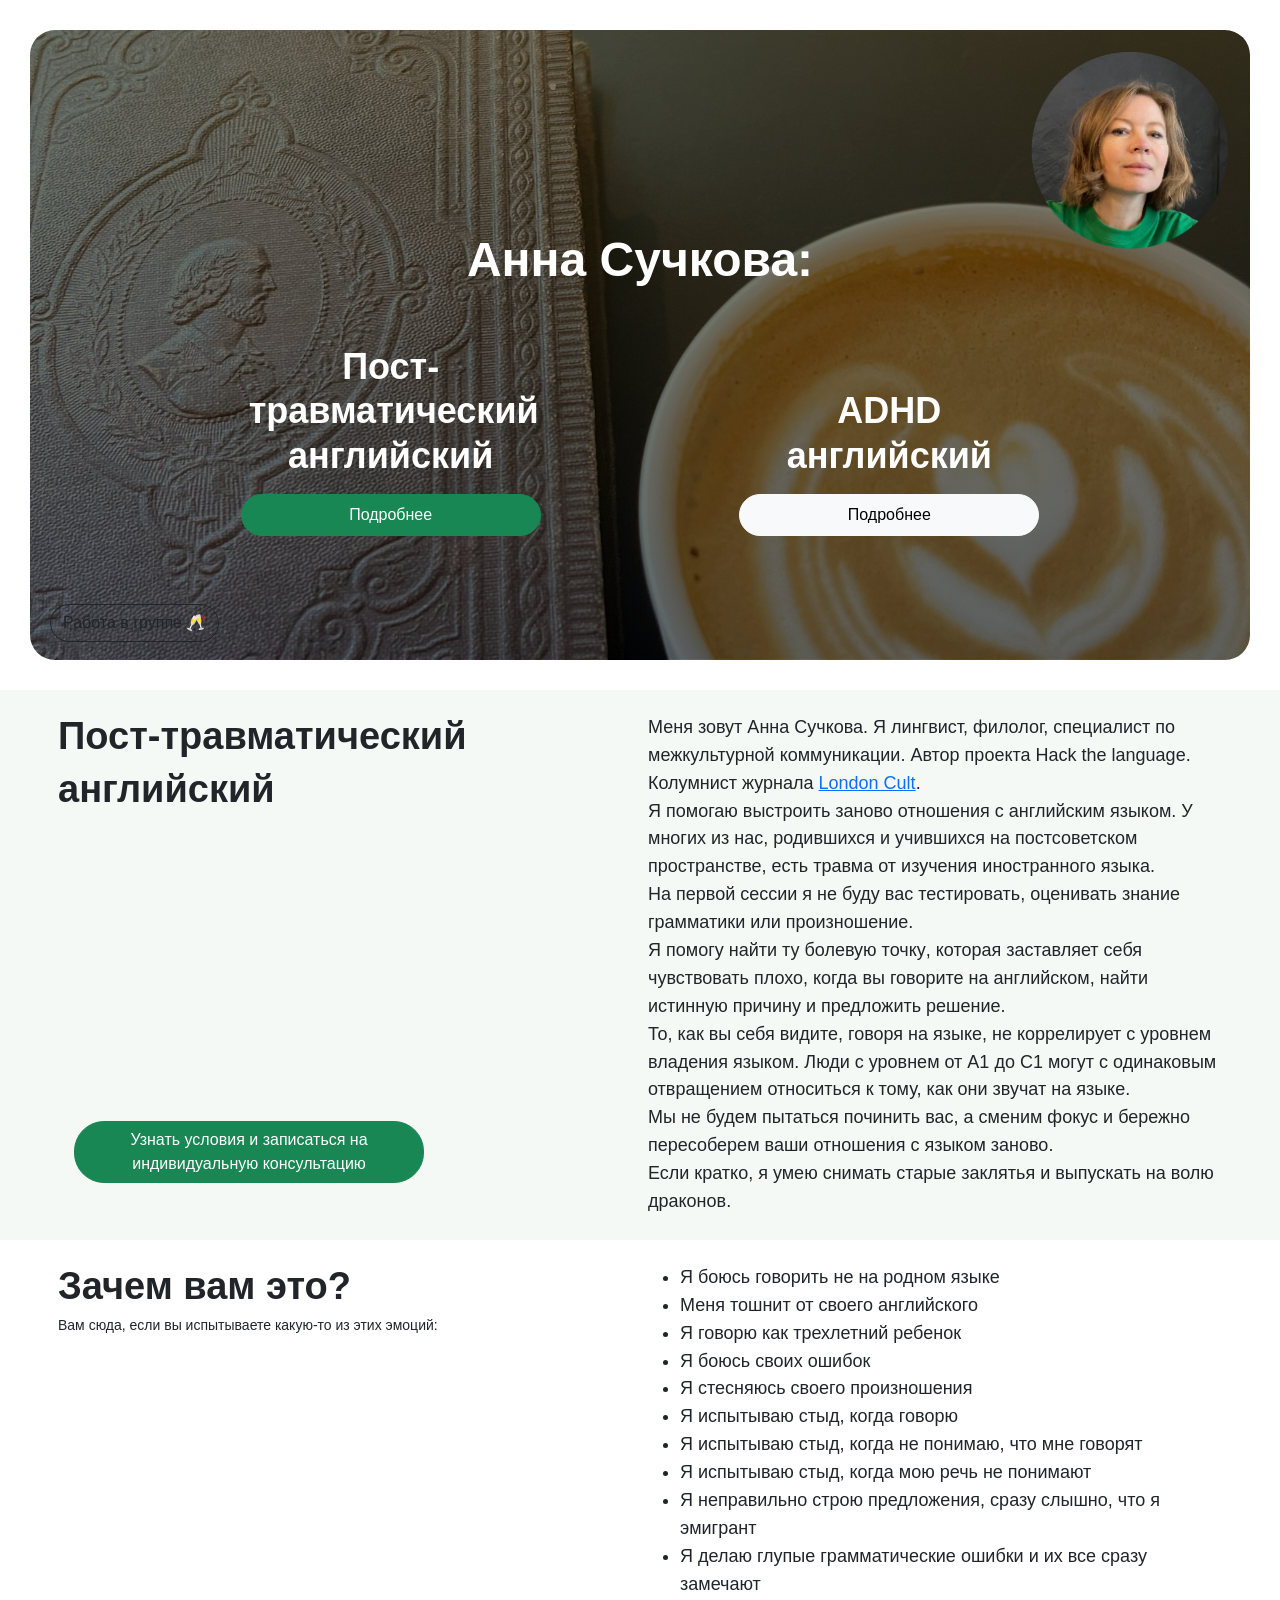
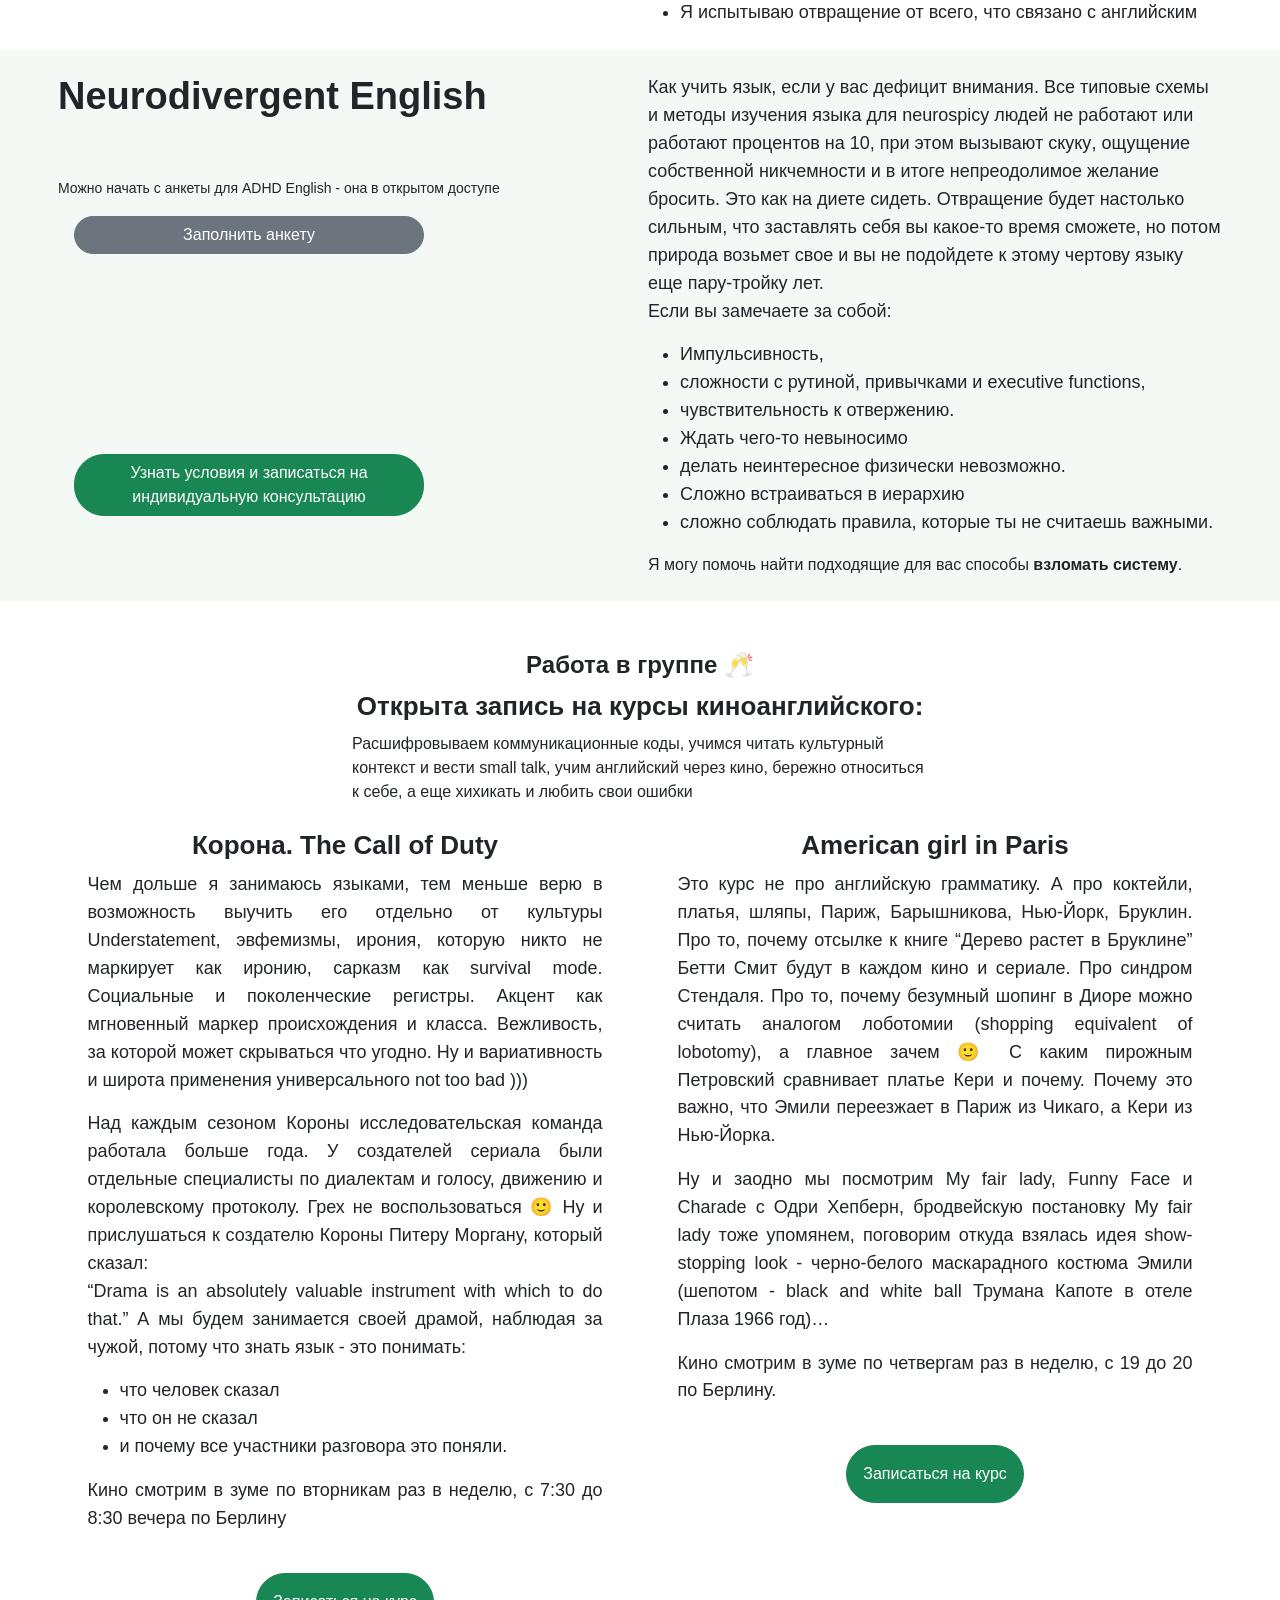
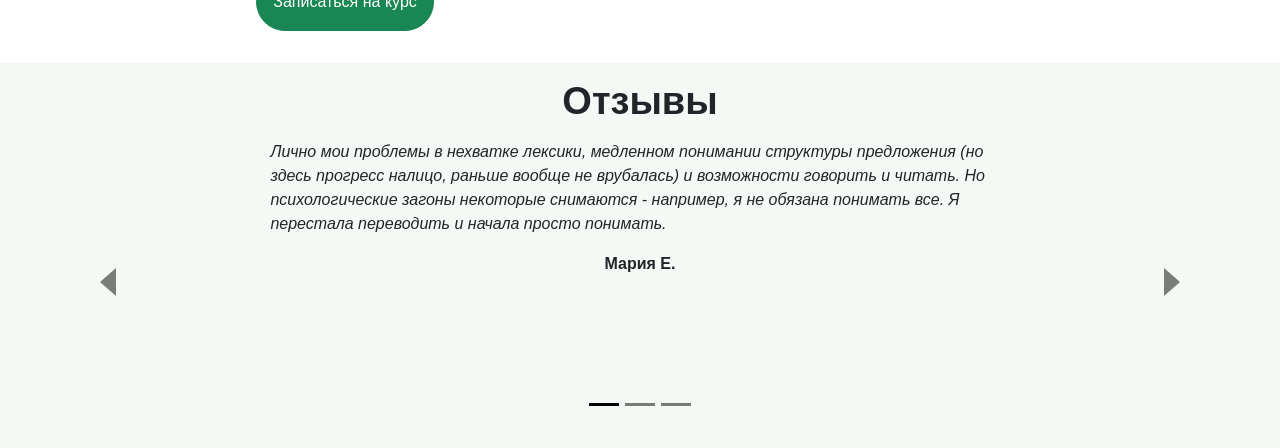
<file: index.html>
<!DOCTYPE html>
<html>

<head>
    <meta http-equiv="Content-Type" content="text/html; charset=UTF-8">
    <meta name="viewport" content="width=device-width, initial-scale=1.0"> <!--metatextblock-->
    <title>Hack the language</title>
    <meta property="og:url" content="http://hackthelanguage.com">
    <meta property="og:title" content="Hack the language">
    <meta property="og:description" content="Understanding intercultural codes">
    <meta property="og:type" content="website">
    <meta property="og:image" content="https://hackthelanguage.com/assets/-/resize/504x/CoffeBackground.png">
    <link rel="canonical" href="http://hackthelanguage.com/"> <!--/metatextblock-->
    <link rel="icon" href="./assets/favicon.png" type="image/png">

    <link href="https://cdn.jsdelivr.net/npm/bootstrap@5.3.8/dist/css/bootstrap.min.css" rel="stylesheet"
        integrity="sha384-sRIl4kxILFvY47J16cr9ZwB07vP4J8+LH7qKQnuqkuIAvNWLzeN8tE5YBujZqJLB" crossorigin="anonymous">

    <link href="./assets/css2" rel="stylesheet">
    <link href="./assets/style.css" rel="stylesheet">
</head>

<body>
    <section class="header-section">
        <div class="photo-wrapper">
            <img src="assets/BadgerCircle.png" alt="Anna Suchkova"
                style="width: 200px; height: 200px; object-fit: cover;" />
        </div>
        <!-- <div class="aperol-button p-2">
            <a class="btn btn-outline-warning p-2 m-2 rounded-button" href="#" style="object-fit: cover;">
                Английский с аперолем 🥂
            </a>
        </div> -->
        <div class="container-fluid text-center" style="margin-bottom: 10px;">
            <div class="d-flex justify-content-center flex-wrap align-items-center">
                <div class="title">
                    Анна Сучкова:
                </div>
            </div>
            <div class="d-flex justify-content-evenly flex-wrap align-items-end pt-5">
                <div class="d-flex flex-column">
                    <div class="sub-title p-2">Пост-травматический английский</div>
                    <a class="btn btn-success p-2 mt-2 rounded-button" href="#post-trauma" role="button">Подробнее</a>
                </div>
                <div class="d-flex flex-column">
                    <div class="sub-title p-2">ADHD английский</div>
                    <a class="btn btn-light p-2 mt-2 rounded-button" href="#adhd-english" role="button">Подробнее</a>
                </div>
            </div>
            <div class="d-flex justify-content-start" style="margin-top: 60px;">
                <a class="btn btn-outline-dark m-2 rounded-button" href="#cources">
                    Работа в группе 🥂
                </a>
            </div>
        </div>
    </section>

    <section id="post-trauma" class="pt-3 colored-section">
        <div class="d-flex justify-content-between flex-wrap flex-row text-container">
            <div class="flex-grow-1 p-2">
                <h1>
                    Пост-травматический
                </h1>
                <h1>
                    английский
                </h1>
                <a class="btn btn-success ps-4 pe-4 ms-3 rounded-button" href="prices" role="button"
                    style="width: 350px; margin-top: 300px;">Узнать
                    условия и записаться на<br>индивидуальную консультацию</a>
            </div>
            <div class="flex-grow-1 p-2 post-trauma-text">
                <p class="text-paragraph">
                    Меня зовут Анна Сучкова. Я лингвист, филолог, специалист по межкультурной коммуникации. Автор
                    проекта Hack the language. Колумнист
                    журнала <a class="text-link" href="https://londoncult.co.uk/author/anna-s/" target="_blank">London
                        Cult</a>.
                    <br> Я помогаю выстроить заново отношения с английским языком. У многих из нас,
                    родившихся и учившихся на
                    <strong>постсоветском</strong> пространстве, есть <strong>травма</strong> от изучения иностранного
                    языка.
                    <br>
                    На первой сессии я не буду вас тестировать, оценивать знание грамматики или
                    произношение. <br />
                    Я помогу <strong>найти</strong> ту <strong>болевую точку</strong>, которая
                    заставляет себя чувствовать плохо,
                    когда вы говорите на
                    английском, найти <strong>истинную причину</strong> и <strong>предложить решение</strong>.
                    <br>
                    То, как вы себя видите, говоря на языке, не коррелирует с уровнем владения
                    языком. Люди с уровнем от А1
                    до С1 могут с одинаковым <strong>отвращением</strong> относиться к тому, как они звучат на языке.
                    <br>
                    Мы не будем пытаться починить вас, а <strong>сменим фокус</strong> и <strong>бережно
                        пересоберем</strong> ваши
                    отношения с языком заново.
                    <br>
                    Если кратко, я умею <strong>снимать старые заклятья</strong> и
                    <strong>выпускать на волю драконов</strong>.
                </p>

            </div>
        </div>
    </section>
    <section id="dragon-bullets" class="pt-3">
        <div class="d-flex justify-content-between flex-wrap flex-row text-container">
            <div class="flex-grow-1 p-2">
                <h1>Зачем вам это?</h1>

                <h2>
                    Вам сюда, если вы испытываете какую-то из этих эмоций:
                </h2>
            </div>
            <div class="flex-grow-1 p-2 post-trauma-text">
                <ul class="text-paragraph">
                    <li>Я боюсь говорить не на родном языке</li>
                    <li>Меня тошнит от своего английского</li>
                    <li>Я говорю как трехлетний ребенок</li>
                    <li>Я боюсь своих ошибок</li>
                    <li>Я стесняюсь своего произношения</li>
                    <li>Я испытываю стыд, когда говорю</li>
                    <li>Я испытываю стыд, когда не понимаю, что мне говорят</li>
                    <li>Я испытываю стыд, когда мою речь не понимают</li>
                    <li>Я неправильно строю предложения, сразу слышно, что я эмигрант</li>
                    <li>Я делаю глупые грамматические ошибки и их все сразу замечают</li>
                    <li>Я испытываю отвращение от всего, что связано с английским</li>
                </ul>
            </div>

        </div>
    </section>
    <section id="adhd-english" class="pt-3 colored-section">
        <div class="d-flex justify-content-between flex-wrap flex-row text-container">
            <div class="flex-grow-1 p-2 d-flex flex-column">
                <h1>
                    Neurodivergent English
                </h1>
                <p class="small-paragraph" style="margin-top: 50px;">Можно начать с анкеты для ADHD English - она в открытом доступе</p>
                <a class="btn btn-secondary ps-4 pe-4 ms-3 rounded-button" href="https://docs.google.com/forms/d/e/1FAIpQLScs-5yXSgN05zvGnN-Geh8hyfb5PAFsTcRCasEs_-syapJ58Q/viewform" role="button"
                    style="width: 350px;"
                    target="_blank">Заполнить анкету</a>
                <a class="btn btn-success ps-4 pe-4 ms-3 rounded-button" href="prices" role="button"
                    style="width: 350px; margin-top: 200px;">Узнать
                    условия и записаться на<br>индивидуальную консультацию</a>
            </div>
            <div class="flex-grow-1 p-2 post-trauma-text">
                <p class="text-paragraph">
                    Как учить язык, если у вас <strong>дефицит внимания</strong>.
                    Все <strong>типовые схемы</strong> и методы изучения языка для <strong>neurospicy</strong> людей не
                    работают или работают процентов на
                    10, при этом вызывают <strong>скуку</strong>, <strong>ощущение</strong> собственной
                    <strong>никчемности</strong> и в итоге непреодолимое <strong>желание
                        бросить</strong>. Это как на диете сидеть. Отвращение будет настолько сильным, что заставлять
                    себя вы
                    какое-то время сможете, но потом природа возьмет свое и вы не подойдете к этому чертову языку еще
                    пару-тройку лет.
                    <br>
                    Если вы замечаете за собой:

                <ul class="text-paragraph">
                    <li>Импульсивность,</li>
                    <li>сложности с рутиной, привычками и executive functions,</li>
                    <li>чувствительность к отвержению.</li>
                    <li>Ждать чего-то невыносимо</li>
                    <li>делать неинтересное физически невозможно.</li>
                    <li>Сложно встраиваться в иерархию</li>
                    <li>сложно соблюдать правила, которые ты не считаешь важными.</li>
                </ul>

                Я могу помочь найти подходящие для вас способы <strong>взломать систему</strong>.
                </p>
            </div>
        </div>
    </section>

    <section id="cources" class="pt-4 mt-4">
        <h4 class="text-center" style="font-size: 24px;">Работа в группе 🥂</h4>
        <h4 class="text-center">Открыта запись на курсы киноанглийского:</h4>
        <div class="d-flex justify-content-center">
            <p style="width: 45%;">
                Расшифровываем коммуникационные коды, учимся читать культурный контекст и вести small talk, учим
                английский
                через кино, бережно относиться к себе, а еще хихикать и любить свои ошибки
            </p>
        </div>
        <div class="d-flex flex-wrap flex-row text-container justify-content-around">
            <div class="flex-grow-1 p-2 mr-1 text-column">
                <h4 class="text-center">
                    Корона. The Call of Duty
                </h4>
                <p class="text-paragraph text-justify">
                    Чем дольше я занимаюсь языками, тем меньше верю в возможность выучить его отдельно от культуры
Understatement, эвфемизмы, ирония, которую никто не маркирует как иронию, сарказм как survival mode. Социальные и поколенческие регистры. Акцент как мгновенный маркер происхождения и класса. Вежливость, за которой может скрываться что угодно. Ну и вариативность и широта применения универсального not too bad ))) 
                </p>
                <p class="text-paragraph text-justify">
                    Над каждым сезоном Короны исследовательская команда работала больше года. У создателей сериала были отдельные специалисты по диалектам и голосу, движению и королевскому протоколу. Грех не воспользоваться 🙂 
Ну и прислушаться к создателю Короны  Питеру Моргану, который сказал: <br>
“Drama is an absolutely valuable instrument with which to do that.” 
А мы будем занимается своей драмой, наблюдая за чужой, потому что знать язык - это понимать: 
                </p>
                <ul class="text-paragraph">
                    <li>что человек сказал </li>
                    <li>что он не сказал </li>
                    <li>и почему все участники разговора это поняли.</li>
                </ul>
                <p class="text-paragraph text-justify">
                    Кино смотрим в зуме по вторникам раз в неделю, с 7:30 до 8:30 вечера по Берлину
                </p>
                <div class="d-flex justify-content-center">
                    <a class="btn btn-success p-3 m-4 rounded-button" href="prices"
                        target="_blank" role="button">Записаться на курс</a>
                </div>
            </div>
            <div class="flex-grow-1 p-2 ml-1 text-column">
                <h4 class="text-center">American girl in Paris</h4>
                <p class="text-paragraph text-justify">
                    Это курс не про английскую грамматику. А про коктейли, платья, шляпы, Париж, Барышникова, Нью-Йорк,
                    Бруклин. Про то, почему отсылке к книге “Дерево растет в Бруклине” Бетти Смит будут в каждом кино и
                    сериале. Про синдром Стендаля. Про то, почему безумный шопинг в Диоре можно считать аналогом
                    лоботомии (shopping equivalent of lobotomy), а главное зачем 🙂 С каким пирожным Петровский
                    сравнивает платье Кери и почему. Почему это важно, что Эмили переезжает в Париж из Чикаго, а Кери из
                    Нью-Йорка.
                </p>
                <p class="text-paragraph text-justify">
                    Ну и заодно мы посмотрим My fair lady, Funny Face и Charade с Одри Хепберн, бродвейскую постановку
                    My fair lady тоже упомянем, поговорим откуда взялась идея show-stopping look - черно-белого
                    маскарадного костюма Эмили (шепотом - black and white ball Трумана Капоте в отеле Плаза 1966 год)…
                </p>
                <p class="text-paragraph text-justify">
                    Кино смотрим в зуме по четвергам раз в неделю, с 19 до 20 по Берлину.
                </p>
                <div class="d-flex justify-content-center">
                    <a class="btn btn-success p-3 m-4 rounded-button" href="prices"
                        target="_blank" role="button">Записаться на курс</a>
                </div>
            </div>
        </div>
    </section>

    <section class="colored-section">
        <div class="d-flex justify-content-center flex-wrap flex-column p-3">
            <h1 style="text-align: center;">Отзывы</h1>
            <div id="carouselExampleIndicators" class="carousel slide">
                <div class="carousel-indicators">
                    <button type="button" data-bs-target="#carouselExampleIndicators" data-bs-slide-to="0"
                        class="active" aria-current="true" aria-label="Slide 1"></button>
                    <button type="button" data-bs-target="#carouselExampleIndicators" data-bs-slide-to="1"
                        aria-label="Slide 2"></button>
                    <button type="button" data-bs-target="#carouselExampleIndicators" data-bs-slide-to="2"
                        aria-label="Slide 3"></button>
                </div>
                <div class="carousel-inner">
                    <div class="carousel-item active">
                        <div class="d-flex flex-column justify-content-center align-items-center p-2">
                            <p class="feedback-text">Лично мои проблемы в нехватке лексики, медленном понимании
                                структуры предложения (но
                                здесь прогресс налицо, раньше вообще не врубалась) и возможности говорить и читать.
                                Но психологические загоны некоторые снимаются - например, я не обязана понимать все. Я
                                перестала переводить и начала просто понимать.</p>
                            <strong>Мария Е.</strong>
                        </div>
                    </div>
                    <div class="carousel-item">
                        <div class="d-flex flex-column justify-content-center align-items-center p-2">
                            <p class="feedback-text">Для меня это огромное счастье!
                                Можно посреди недели пообщаться с тобой, подумать о фильмах и сериалах, узнать, что
                                стоит смотреть, «потыкать палочкой» в свой английский.</p>
                            <strong>Маша Л.</strong>
                        </div>
                    </div>
                    <div class="carousel-item">
                        <div class="d-flex flex-column justify-content-center align-items-center p-2">
                            <p class="feedback-text">Для меня наша Шарлотта — просто отдушина посреди недели. час, когда
                                можно забыть обо всех
                                проблемах и погрузиться в мир шикарных платьев, девочковой болтовни, совершенно
                                неожиданных фильмов — и все это под девизом «изучая английский». я в жизни говорить
                                очень стесняюсь, а с вами всеми — совсем не страшно ошибиться!
                                а еще, каждый четверг, когда по разным причинам не могу присоединиться, сразу же начинаю
                                ждать</p>
                        </div>
                    </div>
                </div>
                <button class="carousel-control-prev" type="button" data-bs-target="#carouselExampleIndicators"
                    data-bs-slide="prev">
                    <span class="carousel-control-prev-icon" aria-hidden="true"></span>
                    <span class="visually-hidden">Previous</span>
                </button>
                <button class="carousel-control-next" type="button" data-bs-target="#carouselExampleIndicators"
                    data-bs-slide="next">
                    <span class="carousel-control-next-icon" aria-hidden="true"></span>
                    <span class="visually-hidden">Next</span>
                </button>
            </div>
        </div>
    </section>

    <script src="https://cdn.jsdelivr.net/npm/bootstrap@5.3.8/dist/js/bootstrap.bundle.min.js"
        integrity="sha384-FKyoEForCGlyvwx9Hj09JcYn3nv7wiPVlz7YYwJrWVcXK/BmnVDxM+D2scQbITxI"
        crossorigin="anonymous"></script>
</body>

</html>
</file>
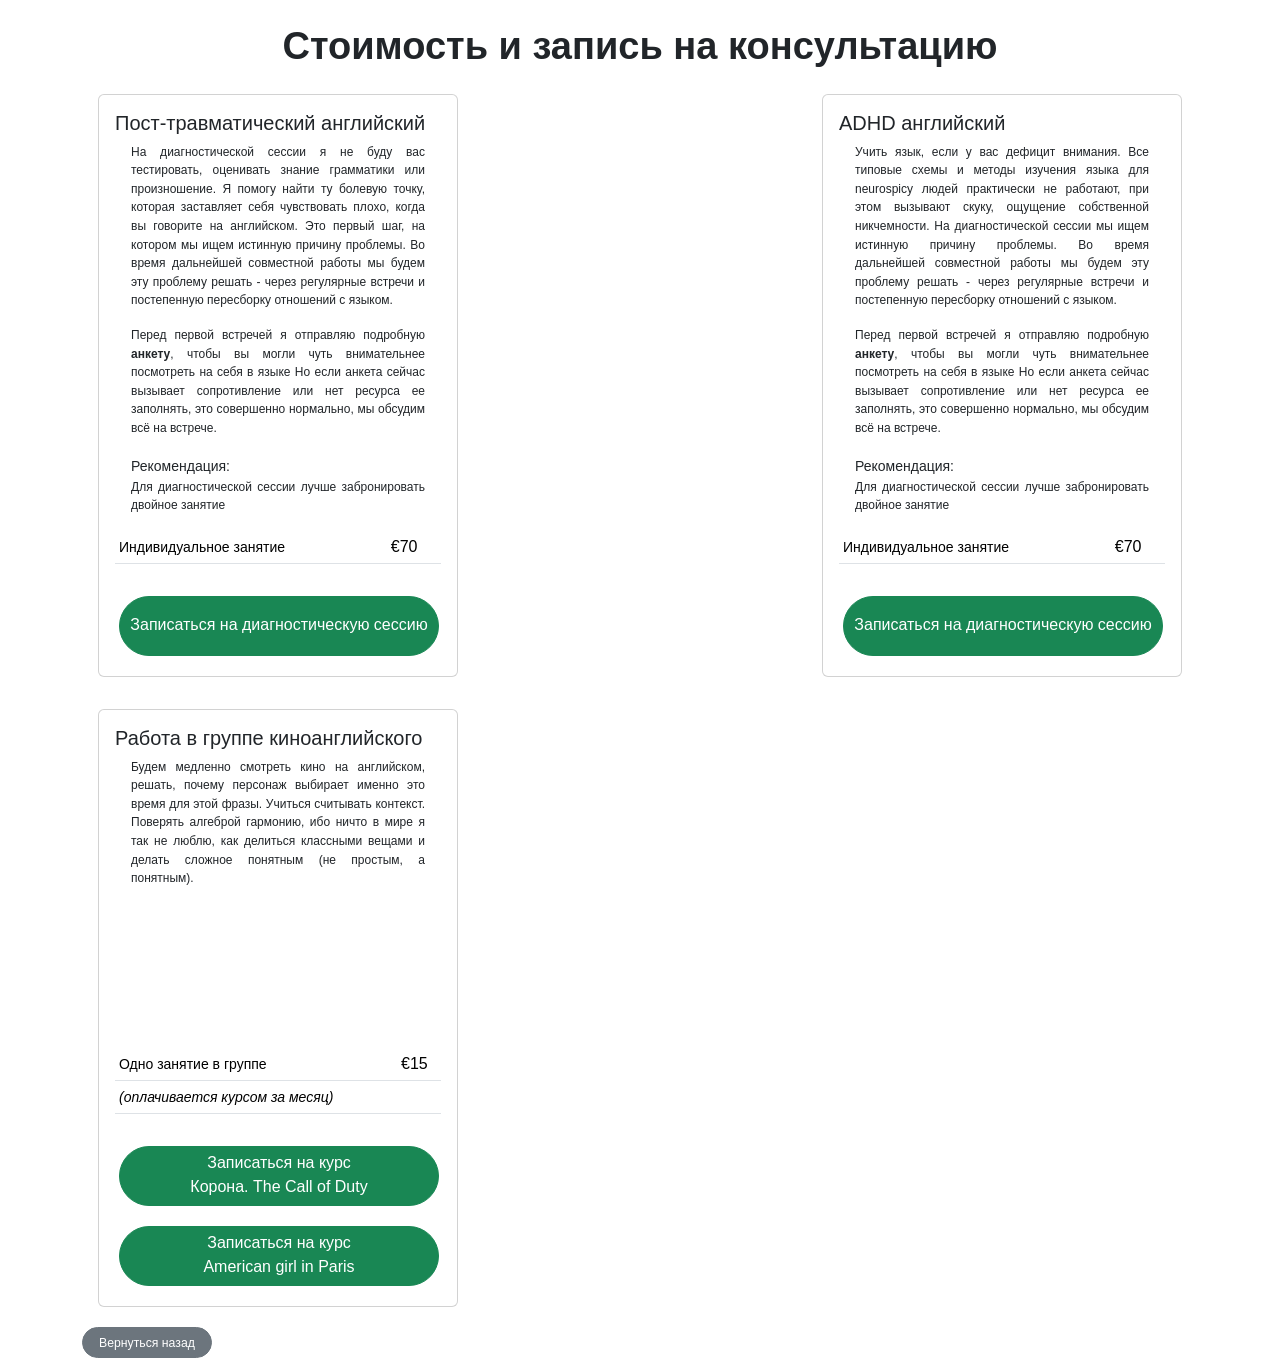
<file: prices/index.html>
<!DOCTYPE html>
<html>

<head>
    <meta http-equiv="Content-Type" content="text/html; charset=UTF-8">
    <meta name="viewport" content="width=device-width, initial-scale=1.0">

    <title>Prices | Hack the language</title>

    <meta property="og:url" content="https://hackthelanguage.com/prices">
    <meta property="og:title" content="Prices | Hack the language">
    <meta property="og:description" content="Understanding intercultural codes">
    <meta property="og:type" content="website">

    <link rel="canonical" href="https://hackthelanguage.com/prices">
    <link rel="icon" href="/assets/favicon.png" type="image/png">

    <link href="https://cdn.jsdelivr.net/npm/bootstrap@5.3.8/dist/css/bootstrap.min.css" rel="stylesheet"
        integrity="sha384-sRIl4kxILFvY47J16cr9ZwB07vP4J8+LH7qKQnuqkuIAvNWLzeN8tE5YBujZqJLB" crossorigin="anonymous">

    <link href="/assets/css2" rel="stylesheet">
    <link href="/assets/style.css" rel="stylesheet">
</head>

<body>
    <h1 class="centered pt-4">Стоимость и запись на консультацию</h1>
    <div class="container d-flex justify-content-between flex-wrap">
        <div class="card m-3 price-card">
            <div class="card-body">
                <h5 class="card-title">Пост-травматический английский</h5>
                <div class="card-text">
                    <p class="card-text-12 text-justify ps-3 pe-3">
                        На диагностической сессии я не буду вас тестировать, оценивать знание грамматики или
                        произношение. Я помогу найти ту болевую точку, которая заставляет себя чувствовать плохо, когда
                        вы говорите на английском. Это первый шаг, на котором мы ищем истинную причину проблемы. Во
                        время дальнейшей совместной работы мы будем эту проблему решать - через регулярные встречи и
                        постепенную пересборку отношений с языком.
                    </p>

                    <div>
                        <p class="card-text-12 text-justify ps-3 pe-3">
                            Перед первой встречей я отправляю подробную <strong>анкету</strong>, чтобы вы могли чуть внимательнее
                            посмотреть
                            на себя в языке
                            Но если анкета сейчас вызывает сопротивление или нет ресурса ее заполнять, это совершенно
                            нормально, мы обсудим всё на встрече.
                        </p>
                        <small class="ps-3 pe-3">Рекомендация:</small>
                        <p class="card-text-12 text-justify ps-3 pe-3">
                            Для диагностической сессии лучше забронировать двойное занятие
                        </p>
                    </div>

                    <table class="table table-sm">
                        <tbody>
                            <!-- <tr>
                                <td><small>Диагностическая сессия</small></td>
                                <td>€140</td>
                            </tr> -->
                            <tr>
                                <td><small>Индивидуальное занятие</small>
                                    <!-- <sup>*</sup> -->
                                </td>
                                <td>€70</td>
                            </tr>
                            <!-- <tr>
                                <td colspan="2">
                                    <sup>*</sup><small><i>(доступно после стратегической сессии)</i></small>
                                </td>
                            </tr> -->
                        </tbody>
                    </table>

                </div>
                <a class="btn btn-success pt-3 mt-3 p-1 m-1 rounded-button price-button"
                    href="https://docs.google.com/forms/d/e/1FAIpQLSf6jZhqA8l1ir4d8iDivVJ8CKJF7rxV9VZWZ_ofw2ZZDJQyTQ/viewform"
                    target="_blank" role="button">Записаться на диагностическую сессию</a>
            </div>
        </div>
        <div class="card m-3 price-card">
            <div class="card-body">
                <h5 class="card-title">ADHD английский</h5>
                <div class="card-text">
                    <p class="card-text-12 text-justify ps-3 pe-3">
                        Учить язык, если у вас дефицит внимания. Все типовые схемы и методы изучения языка для
                        neurospicy людей практически не работают,
                        при этом вызывают скуку, ощущение собственной никчемности. На диагностической сессии мы ищем
                        истинную причину проблемы. Во время дальнейшей
                        совместной работы мы будем эту проблему решать - через регулярные встречи и постепенную
                        пересборку отношений с языком.
                    </p>

                    <div>
                        <p class="card-text-12 text-justify ps-3 pe-3">
                            Перед первой встречей я отправляю подробную <strong>анкету</strong>, чтобы вы могли чуть внимательнее
                            посмотреть
                            на себя в языке
                            Но если анкета сейчас вызывает сопротивление или нет ресурса ее заполнять, это совершенно
                            нормально, мы обсудим всё на встрече.
                        </p>
                        <small class="ps-3 pe-3">Рекомендация:</small>
                        <p class="card-text-12 text-justify ps-3 pe-3">
                            Для диагностической сессии лучше забронировать двойное занятие
                        </p>
                    </div>


                    <table class="table table-sm">
                        <tbody>
                            <!-- <tr>
                                <td><small>Диагностическая сессия</small></td>
                                <td>€140</td>
                            </tr> -->
                            <tr>
                                <td><small>Индивидуальное занятие</small>
                                    <!-- <sup>*</sup> -->
                                </td>
                                <td>€70</td>
                            </tr>
                            <!-- <tr>
                                <td colspan="2">
                                    <sup>*</sup><small><i>(доступно после стратегической сессии)</i></small>
                                </td>
                            </tr> -->
                        </tbody>
                    </table>
                </div>
                <a class="btn btn-success pt-3 mt-3 p-1 m-1 rounded-button price-button"
                    href="https://docs.google.com/forms/d/e/1FAIpQLScyYjzUsMgGsff7LJEzjGgHBhRLUFR_vfJN0C3n2L1rpP7fHQ/viewform"
                    target="_blank" role="button">Записаться на диагностическую сессию</a>
            </div>
        </div>
        <div class="card m-3 price-card">
            <div class="card-body">
                <h5 class="card-title">Работа в группе киноанглийского</h5>
                <div class="card-text">
                    <p class="card-text-12 text-justify ps-3 pe-3">
                        Будем медленно смотреть кино на английском, решать, почему персонаж выбирает именно это время
                        для этой фразы. Учиться считывать контекст. Поверять алгеброй гармонию, ибо ничто в мире я так
                        не люблю, как делиться классными вещами и делать сложное понятным (не простым, а понятным).
                    </p>
                    <table class="table table-sm" style="margin-top: 160px;">
                        <tbody>
                            <tr>
                                <td><small>Одно занятие в группе</small></td>
                                <td>€15</td>
                            </tr>
                            <tr>
                                <td>
                                    <small><i>(оплачивается курсом за месяц)</i></small>
                                </td>
                                <td></td>
                            </tr>
                        </tbody>
                    </table>
                </div>
                <a class="btn btn-success pt-1 m-1 mt-3 rounded-button price-button"
                    href="https://docs.google.com/forms/d/e/1FAIpQLSdRs1voIj-iVgD9BTpOwgw_h6U0ku3PdbtPnqBAVGRWj4dRhQ/viewform?usp=dialog" target="_blank" role="button">Записаться на
                    курс <br/>Корона. The Call of Duty</a>
                <a class="btn btn-success pt-1 m-1 mt-3 rounded-button price-button"
                    href="https://forms.gle/3mvG4pvr21LZjHrV9" target="_blank" role="button">Записаться на
                    курс <br/>American girl in Paris</a>
            </div>
        </div>
    </div>
    <div class="container py-1 d-flex flex-column align-items-start">
        <a class="btn btn-secondary btn-sm rounded-button ps-3 pe-3" href="/"><small>Вернуться назад</small></a>
    </div>


    <script src="https://cdn.jsdelivr.net/npm/bootstrap@5.3.8/dist/js/bootstrap.bundle.min.js"
        integrity="sha384-FKyoEForCGlyvwx9Hj09JcYn3nv7wiPVlz7YYwJrWVcXK/BmnVDxM+D2scQbITxI"
        crossorigin="anonymous"></script>
</body>

</html>
</file>
<file: assets/style.css>
body {
    font-family: 'Roboto', sans-serif;
    font-weight: 16px;
}

h1 {
    font-size: 38px;
    font-weight: 600;
    word-wrap: break-word;
}

h2 {
    font-size: 14px;
    font-weight: 400;
    word-wrap: break-word;
}

h3 {
    font-size: 18px;
    line-height: 1.35;
    font-weight: 600;
}

h4 {
    font-size: 26px;
    line-height: 1.35;
    font-weight: 600;
}

.centered {
    text-align: center;
}

.text-paragraph {
    font-size: 18px;
    line-height: 1.55;
    font-weight: 300;
}

.small-paragraph {
    font-size: 14px;
    line-height: 1.55;
    font-weight: 300;
}

.text-link {
    line-height: 1.55;
    font-weight: 200;
}

.card-text-12 {
    line-height: 1.55;
    font-size: 12px;
}

.text-justify {
    text-align: justify;
}

.rounded-button {
    border-radius: 30px;
}

.header-section {
    background:
        linear-gradient(rgba(51, 36, 0, 0.6), rgba(0, 0, 0, 0.6)),
        url('CoffeBackground.png');
    background-size: cover;
    background-position: center;
    background-repeat: no-repeat;
    margin: 30px;
    border-radius: 25px;
    position: relative;
    overflow: hidden;
}

.photo-wrapper {
    position: absolute;
    top: 20px;
    right: 20px;
}

.title {
    margin-top: 200px;
    color: #fff;
    font-size: 48px;
    line-height: 1.23;
    font-weight: 600;
    z-index: 10;
}

.sub-title {
    color: #fff;
    font-size: 36px;
    line-height: 1.23;
    font-weight: 600;
    max-width: 300px;
}

.colored-section {
    background-color: #f5f9f5;
}

.text-container {
    margin-left: 50px;
    margin-right: 50px;
}

.post-trauma-text {
    max-width: 50%;
}

.red-point::before,
.green-point::before {
    content: "";
    width: 30px;
    height: 30px;
    display: inline-block;
    margin-right: 8px;

    -webkit-mask: url("check.svg") no-repeat center / contain;
    mask: url("check.svg") no-repeat center / contain;

    background-color: currentColor;
}

.red-point {
    color: #FC0D1BFF;
}

.green-point {
    color: #50B366FF;
}

.bullets-coulumn {
    width: 380px;
}

.text-column {
    max-width: 45%;
}

@media (max-width: 950px) {

    .post-trauma-text {
        max-width: 100%;
    }

    .carousel-item {
        min-height: 800px;
    }

    .text-column {
        max-width: 90%;
    }
}

.carousel-control-prev-icon {
    background-image: url("data:image/svg+xml,%3csvg xmlns='http://www.w3.org/2000/svg' fill='%23000' viewBox='0 0 16 16'%3e%3cpath d='M11 1 3 8l8 7'/%3e%3c/svg%3e");
}

.carousel-control-next-icon {
    background-image: url("data:image/svg+xml,%3csvg xmlns='http://www.w3.org/2000/svg' fill='%23000' viewBox='0 0 16 16'%3e%3cpath d='m5 1 8 7-8 7'/%3e%3c/svg%3e");
}

.carousel-indicators [data-bs-target] {
    background-color: #000;
}

.carousel-indicators .active {
    background-color: #000;
}

.carousel-item {
    min-height: 300px;
}


.feedback-text {
    font-style: italic;
    width: 60%;
}

.aperol-button {
    position: absolute;
    top: 20px;
    left: 20px;
}

.price-card {
    width: 360px;
}

.price-button {
    width: 320px;
    height: 60px;
}
</file>
